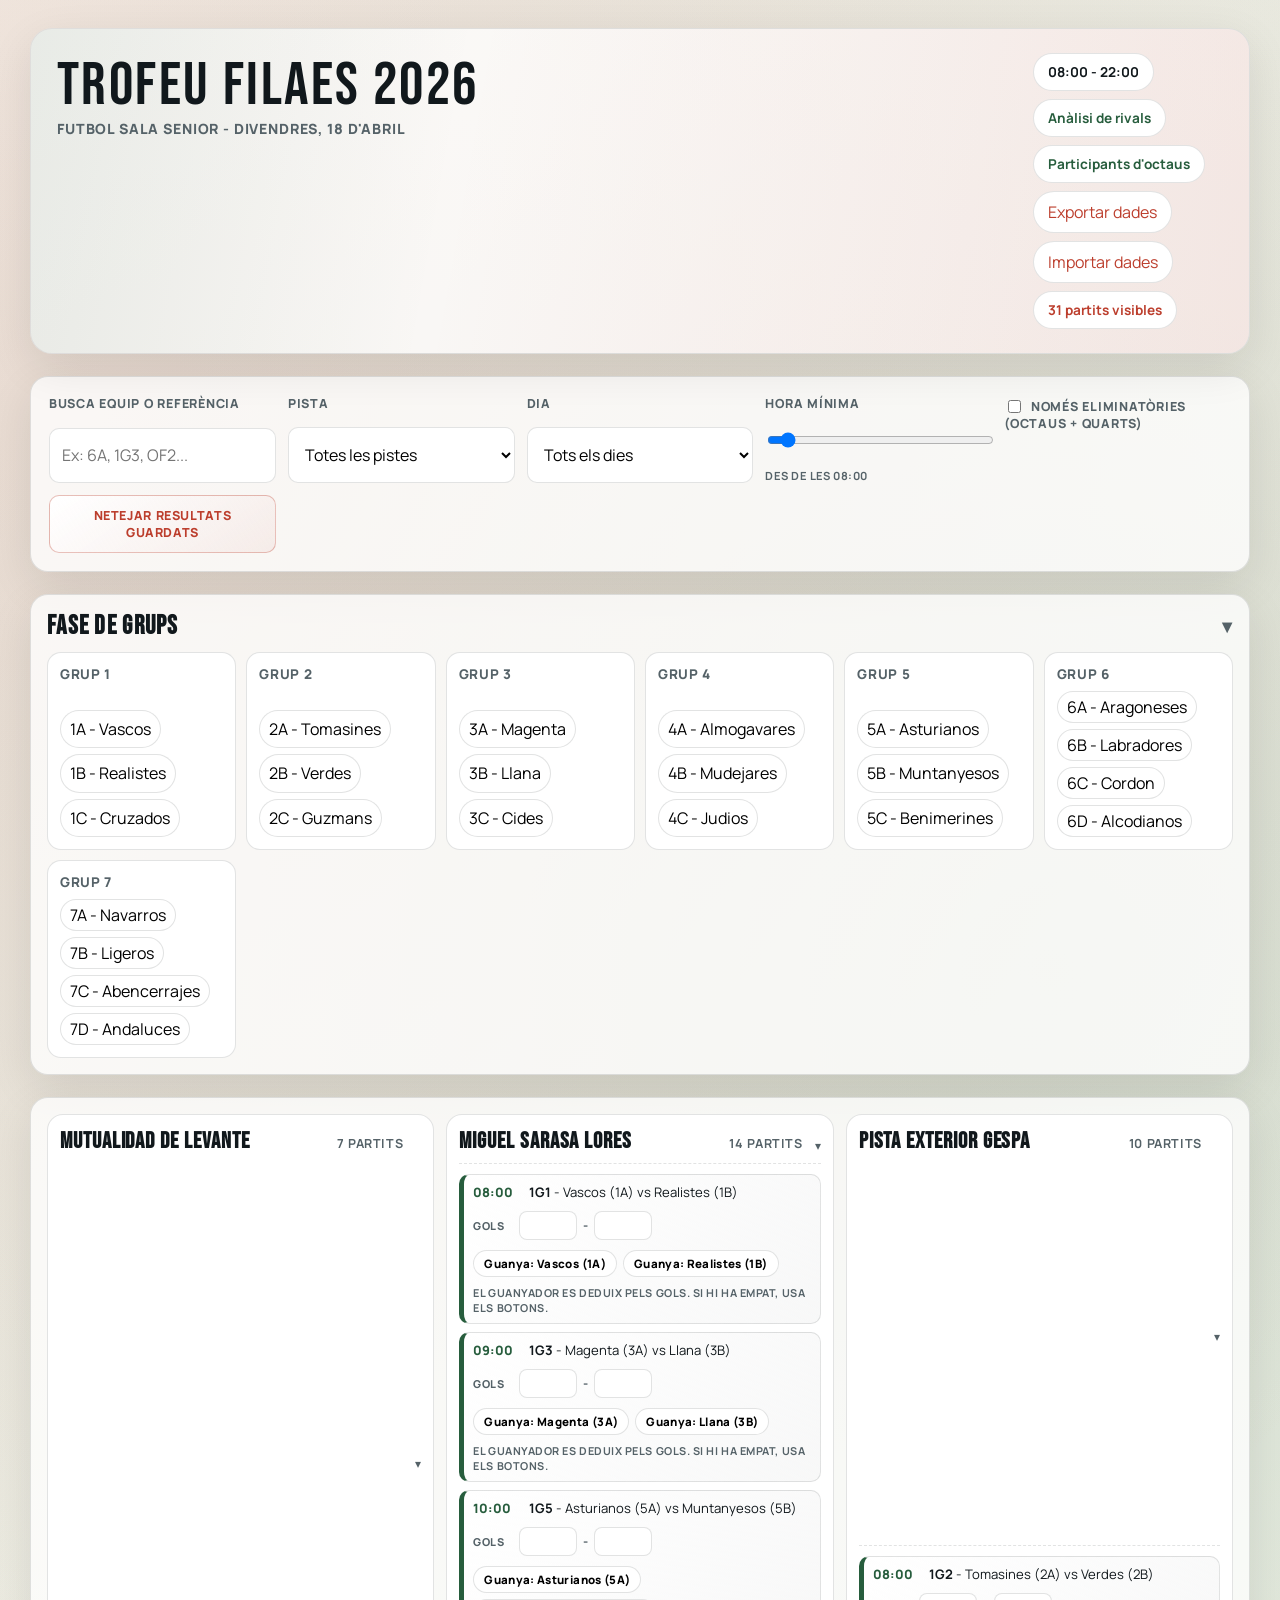
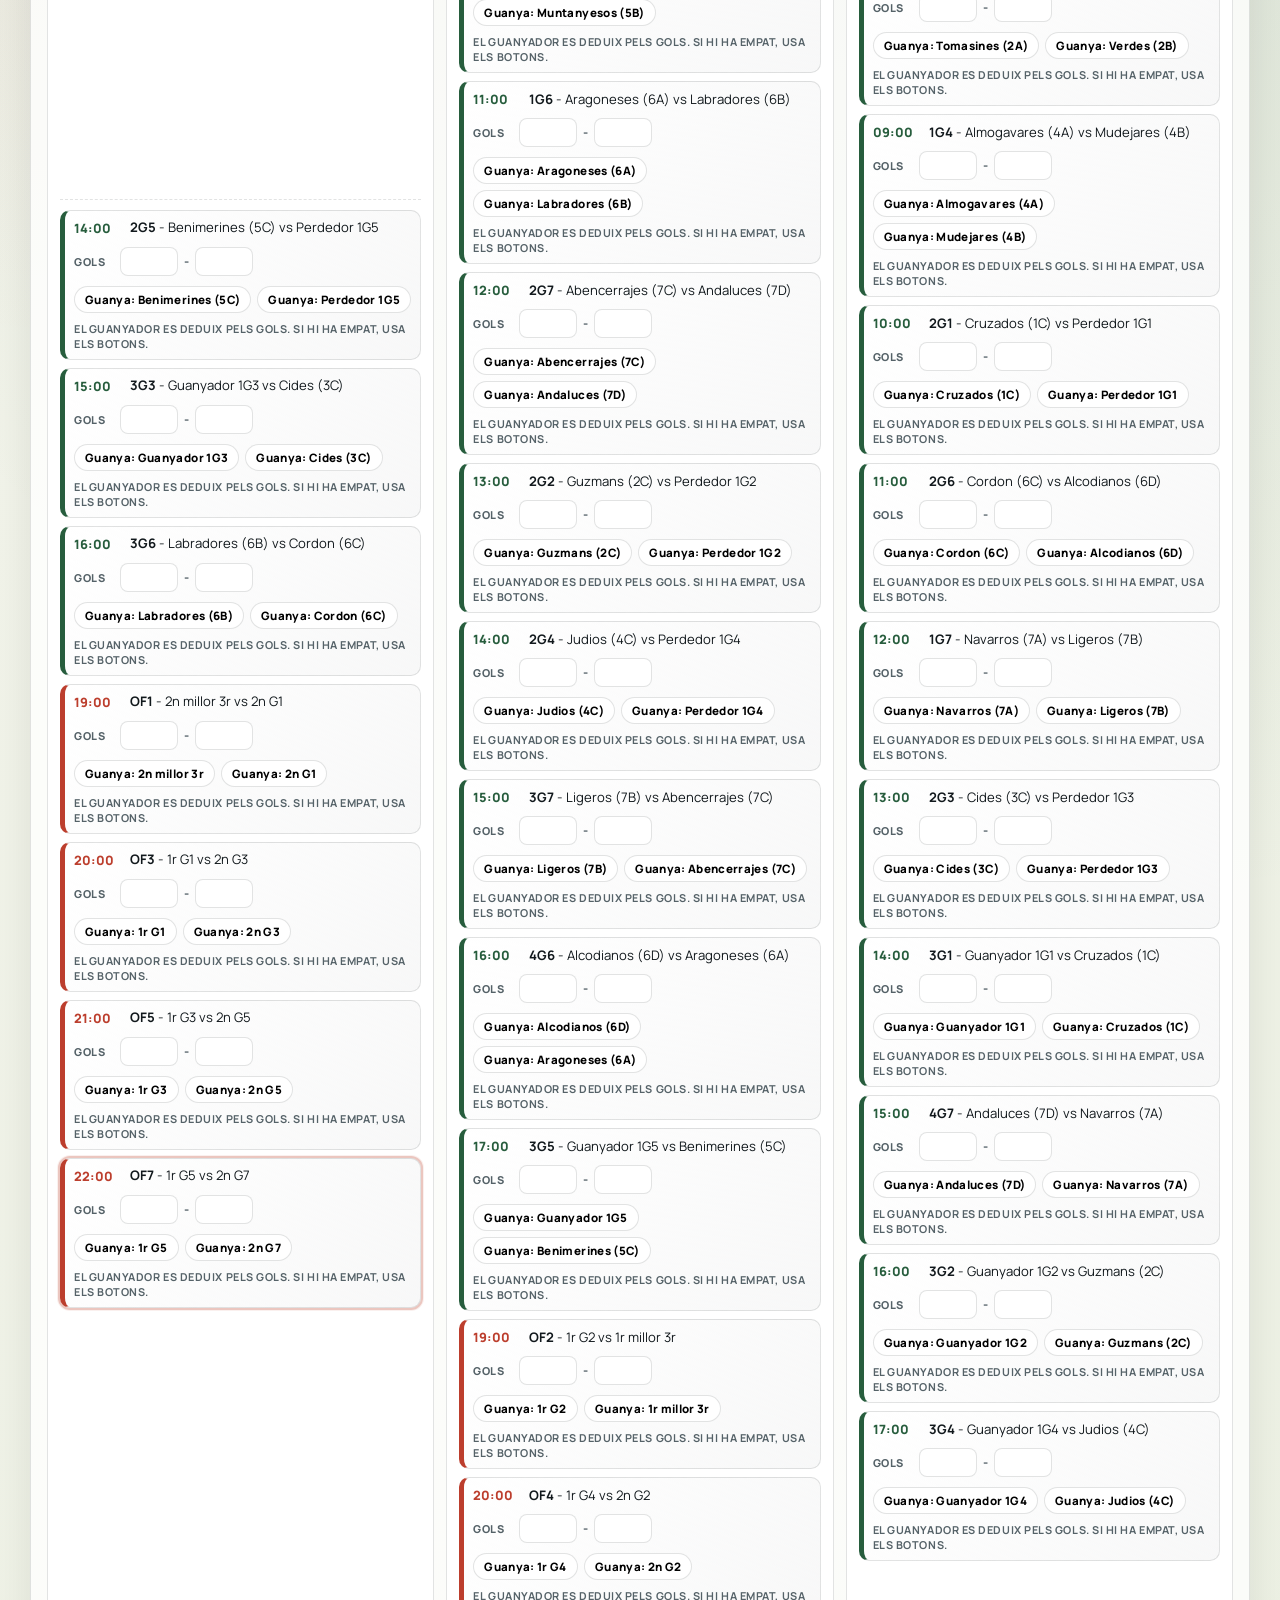
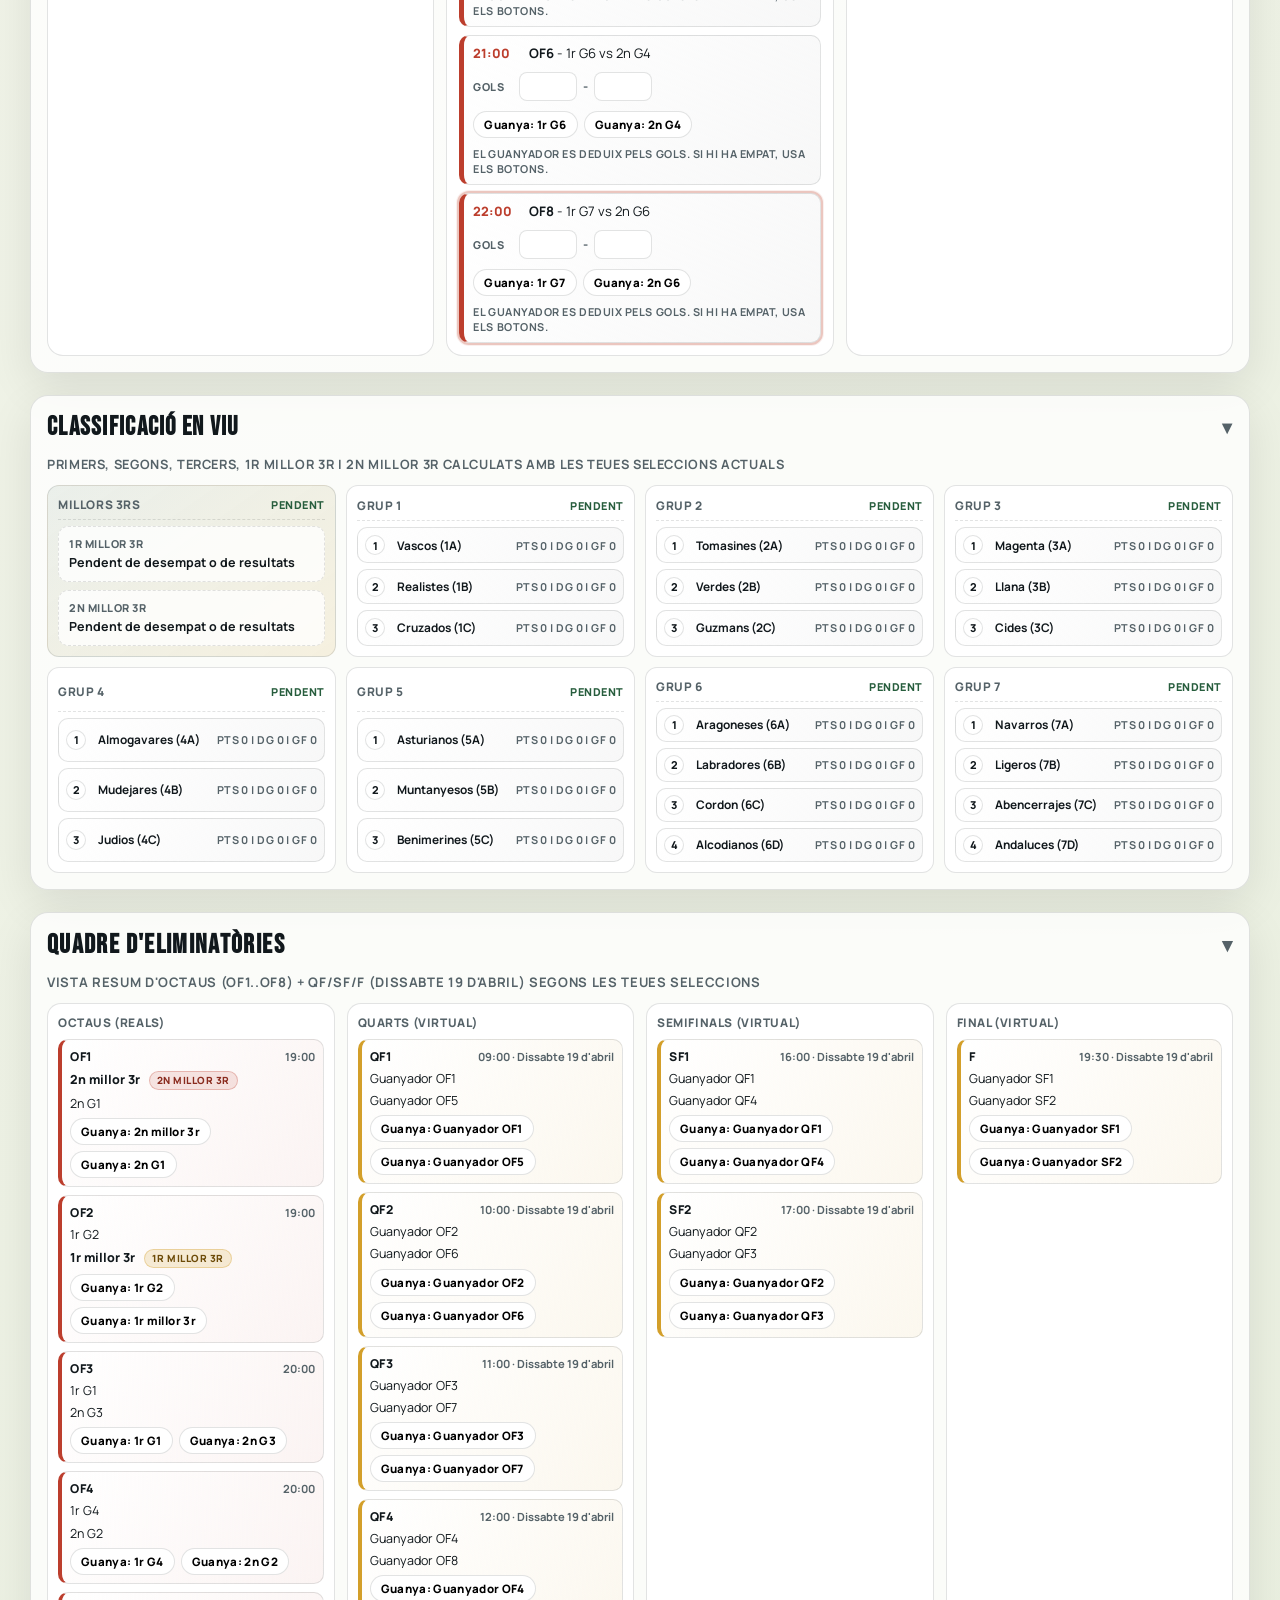
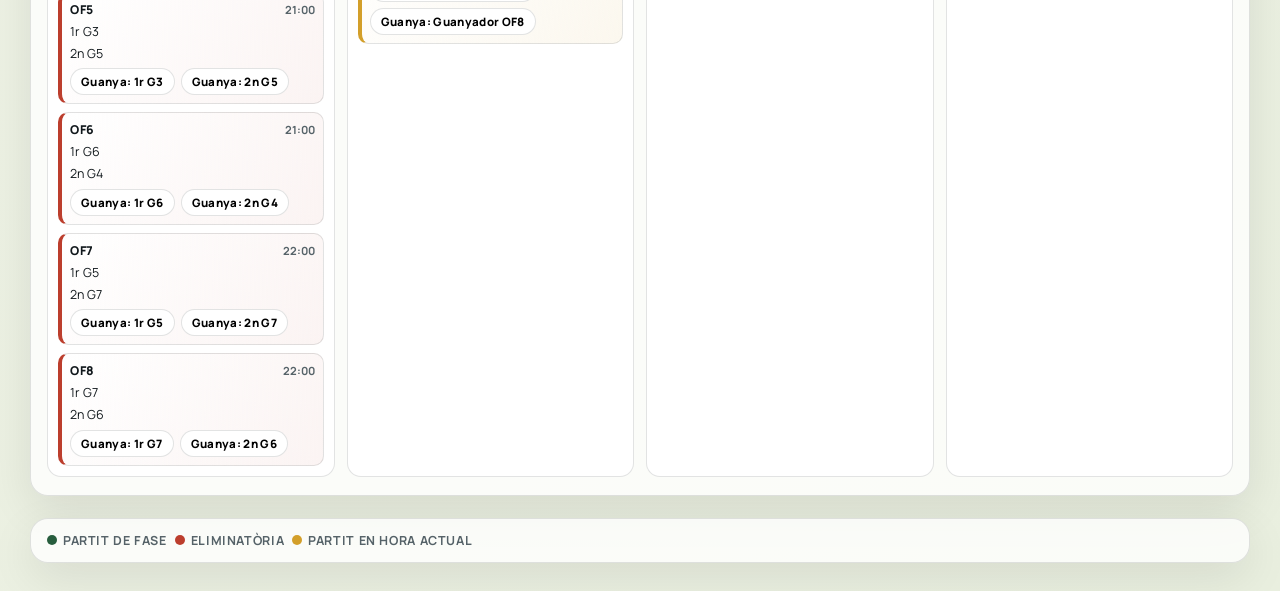
<file: index.html>
﻿<!doctype html>
<html lang="ca">

<head>
    <meta charset="UTF-8" />
    <meta name="viewport" content="width=device-width, initial-scale=1.0" />
    <title>Trofeu Filaes 2026 - Visual Interactiu</title>
    <link rel="preconnect" href="https://fonts.googleapis.com">
    <link rel="preconnect" href="https://fonts.gstatic.com" crossorigin>
    <link href="https://fonts.googleapis.com/css2?family=Bebas+Neue&family=Manrope:wght@400;600;700;800&display=swap"
        rel="stylesheet">
    <link rel="stylesheet" href="styles.css">
</head>

<body>
    <main class="container">
        <header class="hero">
            <div class="hero-content">
                <div>
                    <h1>Trofeu Filaes 2026</h1>
                    <p class="subtitle">Futbol Sala Senior - Divendres, 18 d'abril</p>
                </div>
                <div class="hero-side">
                    <span class="date-chip">08:00 - 22:00</span>
                    <a class="date-chip nav-chip" href="rivals.html">Anàlisi de rivals</a>
                    <a class="date-chip nav-chip" href="octavos.html">Participants d'octaus</a>
                    <button class="date-chip storage-chip" type="button" data-storage-export>Exportar dades</button>
                    <button class="date-chip storage-chip" type="button" data-storage-import
                        data-storage-reload="true">Importar dades</button>
                    <span class="count-chip" id="globalCount">0 partits visibles</span>
                </div>
            </div>
        </header>

        <section class="controls" aria-label="Filtres">
            <div class="control">
                <label for="search">Busca equip o referència</label>
                <input id="search" type="search" placeholder="Ex: 6A, 1G3, OF2..." />
            </div>
            <div class="control">
                <label for="venue">Pista</label>
                <select id="venue">
                    <option value="all">Totes les pistes</option>
                    <option value="Mutualidad de Levante">Pavelló - Mutualidad de Levante</option>
                    <option value="Miguel Sarasa Lores">Pavelló - Miguel Sarasa Lores</option>
                    <option value="Pista exterior gespa">Pista exterior gespa</option>
                </select>
            </div>
            <div class="control">
                <label for="matchDay">Dia</label>
                <select id="matchDay">
                    <option value="all">Tots els dies</option>
                    <option value="Divendres 18 d'abril">Divendres 18 d'abril</option>
                    <option value="Dissabte 19 d'abril">Dissabte 19 d'abril</option>
                </select>
            </div>
            <div class="control">
                <label for="startTime">Hora mínima</label>
                <input id="startTime" type="range" min="8" max="22" step="1" value="8" />
                <span class="muted" id="startTimeText">Des de les 08:00</span>
            </div>
            <div class="control">
                <label>
                    <input id="finalsOnly" type="checkbox" />
                    Només eliminatòries (octaus + quarts)
                </label>
            </div>
            <div class="control action">
                <button id="clearSavedData" type="button">Netejar resultats guardats</button>
            </div>
        </section>

        <section class="groups">
            <h2 class="groups-title">Fase de Grups</h2>
            <div class="group-grid" id="groupGrid"></div>
        </section>

        <section class="board">
            <div class="venues" id="venues"></div>
        </section>

        <section class="standings" aria-label="Classificació en viu">
            <h2 class="standings-title">Classificació en viu</h2>
            <p class="standings-subtitle">Primers, segons, tercers, 1r millor 3r i 2n millor 3r calculats amb les teues
                seleccions actuals</p>
            <div class="standings-grid" id="standingsGrid"></div>
        </section>

        <section class="bracket" aria-label="Quadre d'eliminatòries">
            <h2 class="bracket-title">Quadre d'eliminatòries</h2>
            <p class="bracket-subtitle">Vista resum d'octaus (OF1..OF8) + QF/SF/F (dissabte 19 d'abril) segons les teues
                seleccions
            </p>
            <div class="bracket-grid" id="finalsBracket"></div>
        </section>

        <section class="legend">
            <span class="legend-item"><i class="dot" style="background: var(--brand)"></i>Partit de fase</span>
            <span class="legend-item"><i class="dot" style="background: var(--brand-2)"></i>Eliminatòria</span>
            <span class="legend-item"><i class="dot" style="background: #d39f2a"></i>Partit en hora actual</span>
        </section>
    </main>

    <script src="storage-bridge.js"></script>
    <script src="script.js"></script>
</body>

</html>
</file>
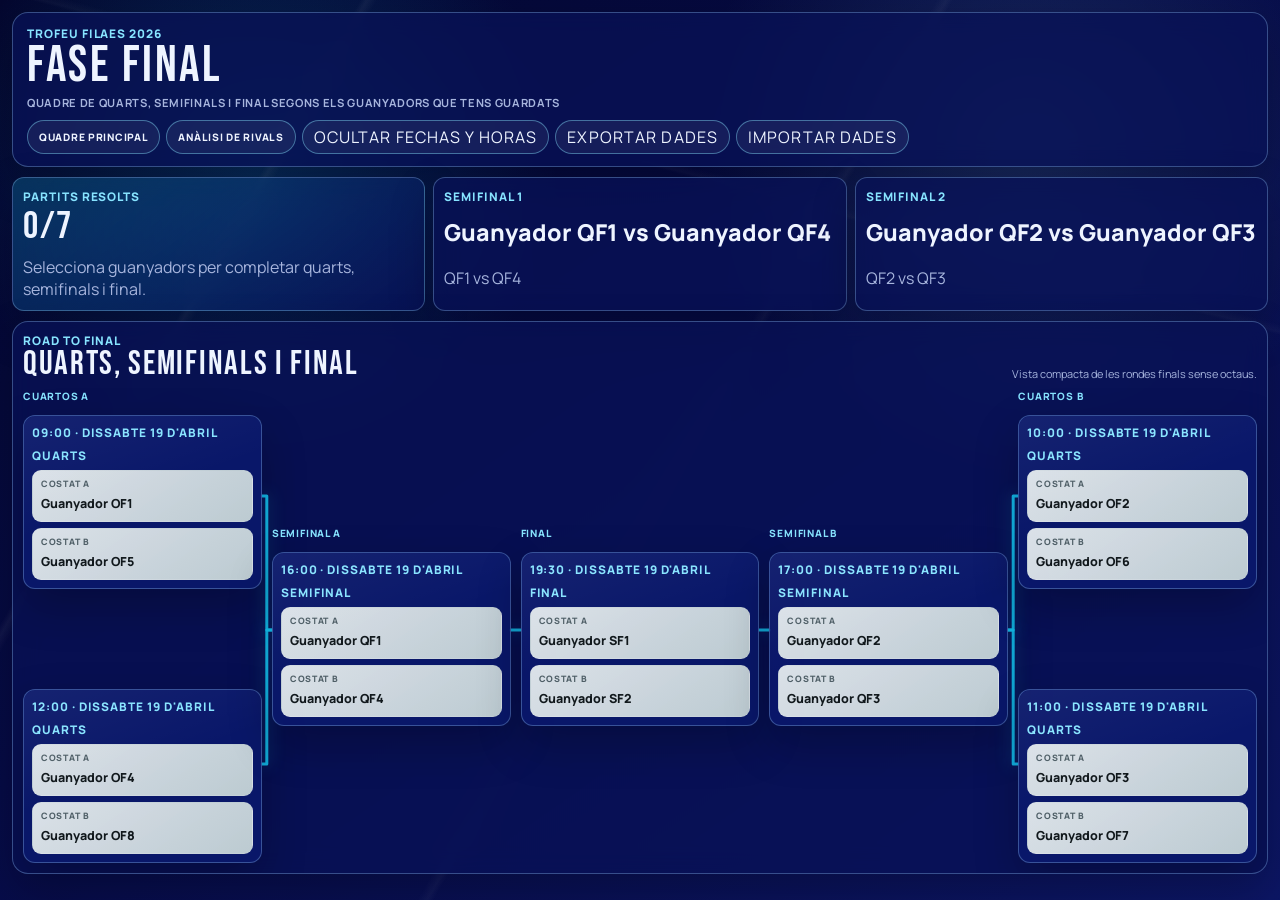
<file: octavos.html>
<!doctype html>
<html lang="ca">

<head>
    <meta charset="UTF-8" />
    <meta name="viewport" content="width=device-width, initial-scale=1.0" />
    <title>Trofeu Filaes 2026 - Participants d'Octaus</title>
    <link rel="preconnect" href="https://fonts.googleapis.com">
    <link rel="preconnect" href="https://fonts.gstatic.com" crossorigin>
    <link href="https://fonts.googleapis.com/css2?family=Bebas+Neue&family=Manrope:wght@400;600;700;800&display=swap"
        rel="stylesheet">
    <link rel="stylesheet" href="octavos.css">
</head>

<body>
    <main class="page-shell">
        <header class="hero">
            <div>
                <p class="kicker">Trofeu Filaes 2026</p>
                <h1>Fase Final</h1>
                <p class="subtitle">Quadre de quarts, semifinals i final segons els guanyadors que tens guardats</p>
            </div>
            <div class="hero-actions">
                <a class="pill-link" href="index.html">Quadre principal</a>
                <a class="pill-link" href="rivals.html">Anàlisi de rivals</a>
                <button class="pill-link pill-button" id="scheduleToggleBtn" type="button">Ocultar fechas y
                    horas</button>
                <button class="pill-link pill-button" type="button" data-storage-export>Exportar dades</button>
                <button class="pill-link pill-button" type="button" data-storage-import
                    data-storage-reload="true">Importar dades</button>
            </div>
        </header>

        <section class="summary-grid" aria-label="Resum de fase final">
            <article class="summary-card accent">
                <p class="summary-label">Partits resolts</p>
                <p class="summary-value" id="resolvedCount">0/7</p>
                <p class="summary-note" id="resolvedNote">Selecciona guanyadors per completar la fase final.</p>
            </article>
            <article class="summary-card">
                <p class="summary-label">Semifinal 1</p>
                <p class="summary-value small" id="bestThirdFirst">Pendent</p>
                <p class="summary-note">QF1 vs QF4</p>
            </article>
            <article class="summary-card">
                <p class="summary-label">Semifinal 2</p>
                <p class="summary-value small" id="bestThirdSecond">Pendent</p>
                <p class="summary-note">QF2 vs QF3</p>
            </article>
        </section>

        <section class="board panel" aria-label="Quadre d'eliminatòries">
            <div class="board-head">
                <div>
                    <p class="board-kicker">Road to final</p>
                    <h2>Quarts, semifinals i final</h2>
                </div>
                <p class="board-note">Vista compacta de les rondes finals sense octaus.</p>
            </div>
            <div class="knockout-layout" id="knockoutLayout"></div>
        </section>
    </main>

    <script src="storage-bridge.js"></script>
    <script src="octavos.js"></script>
</body>

</html>
</file>
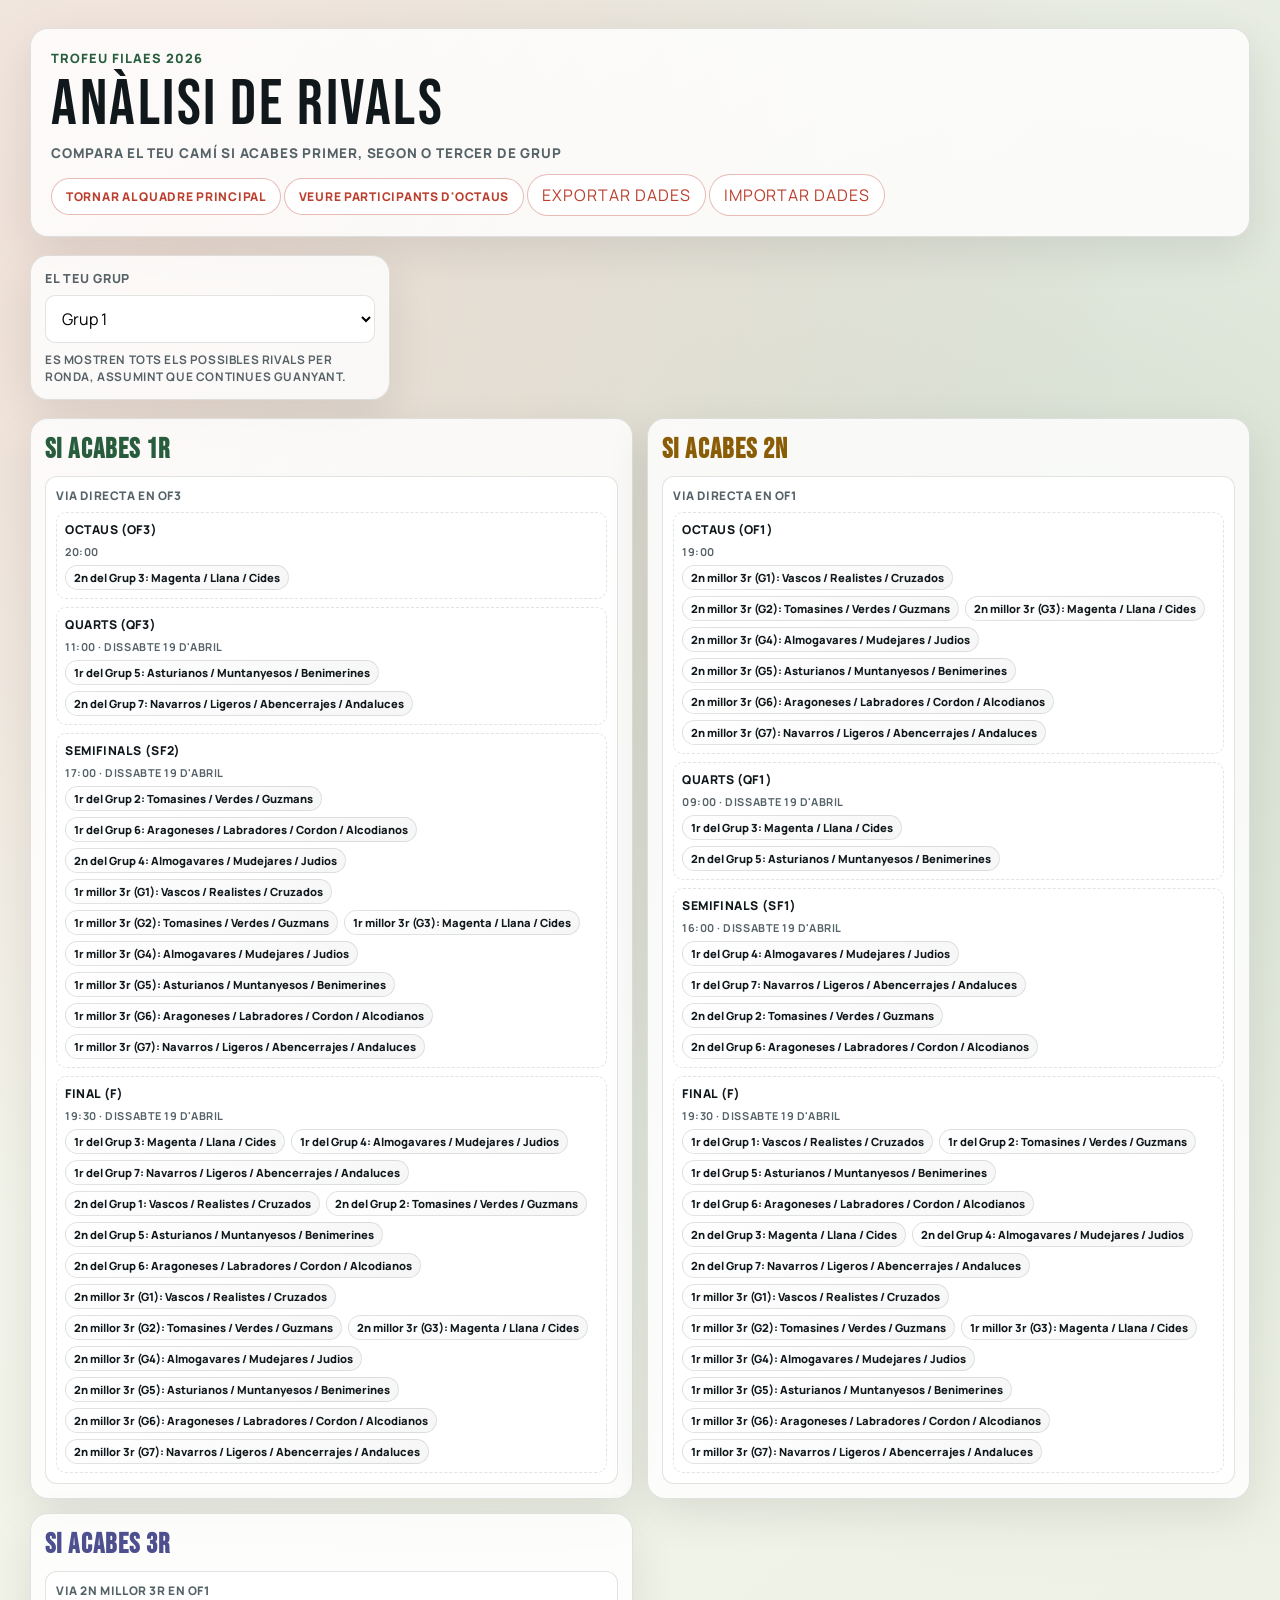
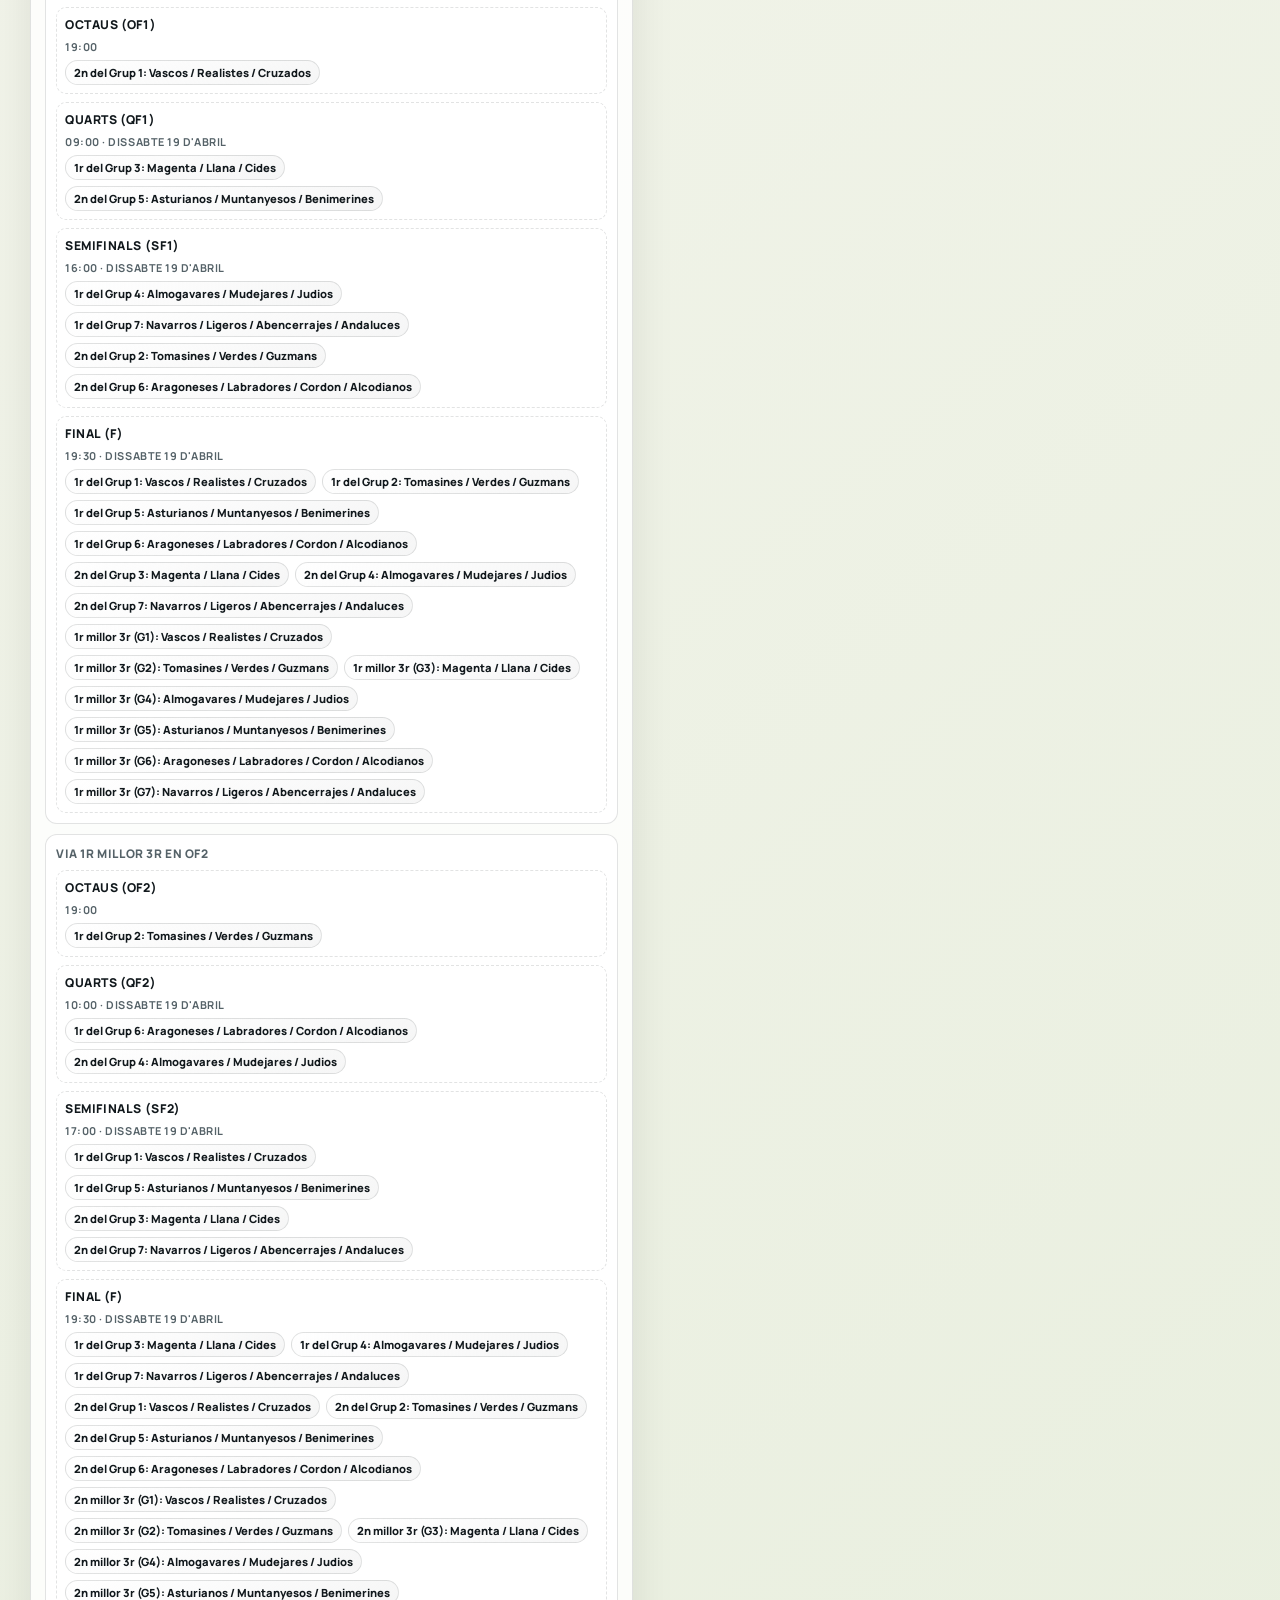
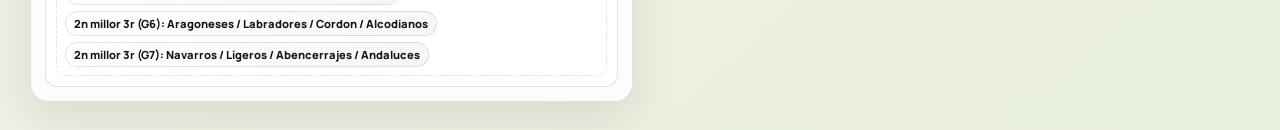
<file: rivals.html>
<!doctype html>
<html lang="ca">

<head>
    <meta charset="UTF-8" />
    <meta name="viewport" content="width=device-width, initial-scale=1.0" />
    <title>Trofeu Filaes 2026 - Anàlisi de Rivals</title>
    <link rel="preconnect" href="https://fonts.googleapis.com">
    <link rel="preconnect" href="https://fonts.gstatic.com" crossorigin>
    <link href="https://fonts.googleapis.com/css2?family=Bebas+Neue&family=Manrope:wght@400;600;700;800&display=swap"
        rel="stylesheet">
    <link rel="stylesheet" href="rivals.css">
</head>

<body>
    <main class="container">
        <header class="hero">
            <p class="kicker">Trofeu Filaes 2026</p>
            <h1>Anàlisi de Rivals</h1>
            <p class="subtitle">Compara el teu camí si acabes primer, segon o tercer de grup</p>
            <div class="hero-actions">
                <a class="btn btn-secondary" href="index.html">Tornar al quadre principal</a>
                <a class="btn btn-secondary" href="octavos.html">Veure participants d'octaus</a>
                <button class="btn btn-secondary storage-action" type="button" data-storage-export>Exportar
                    dades</button>
                <button class="btn btn-secondary storage-action" type="button" data-storage-import
                    data-storage-reload="true">Importar dades</button>
            </div>
        </header>

        <section class="panel controls" aria-label="Configuració">
            <label for="groupSelect">El teu grup</label>
            <select id="groupSelect">
                <option value="1">Grup 1</option>
                <option value="2">Grup 2</option>
                <option value="3">Grup 3</option>
                <option value="4">Grup 4</option>
                <option value="5">Grup 5</option>
                <option value="6">Grup 6</option>
                <option value="7">Grup 7</option>
            </select>
            <p class="hint">Es mostren tots els possibles rivals per ronda, assumint que continues guanyant.</p>
        </section>

        <section class="comparison" id="comparison" aria-live="polite"></section>
    </main>

    <script src="storage-bridge.js"></script>
    <script src="rivals.js"></script>
</body>

</html>
</file>
<file: styles.css>
﻿:root {
    --bg-1: #f6f6ef;
    --bg-2: #e9efdf;
    --ink: #11181c;
    --muted: #556268;
    --brand: #275d3d;
    --brand-2: #bc3e2d;
    --panel: rgba(255, 255, 255, 0.78);
    --line: rgba(17, 24, 28, 0.12);
    --shadow: 0 14px 45px rgba(0, 0, 0, 0.09);
}

* {
    box-sizing: border-box;
}

body {
    margin: 0;
    font-family: "Manrope", sans-serif;
    color: var(--ink);
    background:
        radial-gradient(circle at 12% 8%, rgba(188, 62, 45, 0.13) 0, transparent 30%),
        radial-gradient(circle at 82% 18%, rgba(39, 93, 61, 0.14) 0, transparent 34%),
        linear-gradient(140deg, var(--bg-1), var(--bg-2));
    min-height: 100vh;
    padding: 28px;
}

.container {
    max-width: 1220px;
    margin: 0 auto;
    display: grid;
    gap: 22px;
}

.hero {
    background: var(--panel);
    border: 1px solid var(--line);
    border-radius: 22px;
    box-shadow: var(--shadow);
    overflow: hidden;
    position: relative;
}

.hero::before {
    content: "";
    position: absolute;
    inset: 0;
    background: linear-gradient(100deg, rgba(39, 93, 61, 0.09), transparent 35%, rgba(188, 62, 45, 0.1));
    pointer-events: none;
}

.hero-content {
    display: flex;
    flex-wrap: wrap;
    justify-content: space-between;
    gap: 16px;
    padding: 24px 26px;
    position: relative;
    z-index: 1;
}

.kicker {
    margin: 0;
    letter-spacing: 0.08em;
    font-weight: 800;
    color: var(--brand);
    text-transform: uppercase;
    font-size: 0.8rem;
}

h1 {
    margin: 4px 0 0;
    font-family: "Bebas Neue", sans-serif;
    letter-spacing: 0.04em;
    font-size: clamp(2rem, 5vw, 3.8rem);
    line-height: 0.95;
    font-weight: 400;
}

.subtitle {
    margin: 4px 0 0;
    text-transform: uppercase;
    letter-spacing: 0.06em;
    font-weight: 800;
    color: var(--muted);
    font-size: 0.88rem;
}

.hero-side {
    min-width: 190px;
    display: grid;
    gap: 8px;
    align-content: center;
}

.date-chip,
.count-chip {
    background: #fff;
    border: 1px solid var(--line);
    border-radius: 999px;
    padding: 9px 14px;
    font-size: 0.85rem;
    font-weight: 700;
    color: var(--ink);
    width: fit-content;
}

.nav-chip {
    text-decoration: none;
    color: var(--brand);
    transition: transform 140ms ease, box-shadow 140ms ease;
}

.storage-chip {
    font: inherit;
    cursor: pointer;
    text-align: left;
    color: var(--brand-2);
    transition: transform 140ms ease, box-shadow 140ms ease;
}

.nav-chip:hover {
    transform: translateY(-1px);
    box-shadow: 0 8px 18px rgba(39, 93, 61, 0.16);
}

.storage-chip:hover {
    transform: translateY(-1px);
    box-shadow: 0 8px 18px rgba(188, 62, 45, 0.16);
}

.count-chip {
    color: var(--brand-2);
}

.controls,
.groups,
.standings,
.board,
.bracket,
.legend {
    background: var(--panel);
    border: 1px solid var(--line);
    border-radius: 18px;
    box-shadow: var(--shadow);
}

.controls {
    padding: 18px;
    display: grid;
    grid-template-columns: repeat(auto-fit, minmax(200px, 1fr));
    gap: 12px;
}

.control {
    display: grid;
    gap: 6px;
}

.control.action {
    align-content: end;
}

.control label {
    font-weight: 800;
    font-size: 0.78rem;
    text-transform: uppercase;
    letter-spacing: 0.06em;
    color: var(--muted);
}

.control input,
.control select {
    width: 100%;
    border: 1px solid var(--line);
    border-radius: 10px;
    padding: 11px 12px;
    background: #fff;
    font: inherit;
}

#clearSavedData {
    width: 100%;
    border: 1px solid rgba(188, 62, 45, 0.32);
    border-radius: 10px;
    padding: 11px 12px;
    background: linear-gradient(145deg, #fff, rgba(188, 62, 45, 0.06));
    color: var(--brand-2);
    font: inherit;
    font-size: 0.78rem;
    font-weight: 800;
    text-transform: uppercase;
    letter-spacing: 0.05em;
    cursor: pointer;
    transition: transform 140ms ease, border-color 140ms ease, box-shadow 140ms ease;
}

#clearSavedData:hover {
    transform: translateY(-1px);
    border-color: rgba(188, 62, 45, 0.5);
    box-shadow: 0 7px 16px rgba(188, 62, 45, 0.14);
}

.control input[type="checkbox"] {
    width: auto;
    transform: translateY(2px);
    accent-color: var(--brand);
    margin-right: 6px;
}

.groups {
    padding: 16px;
    display: grid;
    gap: 10px;
}

.groups-title {
    margin: 0;
    font-family: "Bebas Neue", sans-serif;
    font-size: 1.6rem;
    letter-spacing: 0.05em;
}

.section-toggle {
    cursor: pointer;
    user-select: none;
    position: relative;
    padding-right: 20px;
}

.section-toggle::after {
    content: "▾";
    position: absolute;
    right: 0;
    top: 50%;
    transform: translateY(-50%);
    font-size: 0.75em;
    color: var(--muted);
}

.is-collapsed .section-toggle::after {
    content: "▸";
}

.groups.is-collapsed .group-grid {
    display: none;
}

.groups.is-collapsed,
.standings.is-collapsed,
.bracket.is-collapsed {
    gap: 0;
    padding-top: 12px;
    padding-bottom: 12px;
}

.standings.is-collapsed .standings-subtitle,
.standings.is-collapsed .standings-grid {
    display: none;
}

.bracket.is-collapsed .bracket-subtitle,
.bracket.is-collapsed .bracket-grid {
    display: none;
}

.group-grid {
    display: grid;
    grid-template-columns: repeat(auto-fit, minmax(168px, 1fr));
    gap: 10px;
}

.group-card {
    border: 1px solid var(--line);
    background: #fff;
    border-radius: 14px;
    padding: 12px;
    cursor: pointer;
    transition: transform 180ms ease, box-shadow 180ms ease, border-color 180ms ease;
    display: grid;
    gap: 8px;
}

.group-card:hover {
    transform: translateY(-3px);
    box-shadow: 0 8px 20px rgba(0, 0, 0, 0.08);
    border-color: rgba(39, 93, 61, 0.35);
}

.group-card.active {
    border-color: var(--brand);
    background: linear-gradient(160deg, #fff, rgba(39, 93, 61, 0.09));
}

.group-name {
    margin: 0;
    font-weight: 800;
    text-transform: uppercase;
    letter-spacing: 0.05em;
    font-size: 0.84rem;
    color: var(--muted);
}

.team-list {
    display: flex;
    flex-wrap: wrap;
    gap: 6px;
}

.pill {
    font-size: 0.74rem;
    font-weight: 800;
    padding: 4px 9px;
    border-radius: 999px;
    border: 1px solid var(--line);
    background: #fff;
}

.team-pill {
    font: inherit;
    cursor: pointer;
    transition: transform 140ms ease, border-color 140ms ease, box-shadow 140ms ease, background 140ms ease;
}

.team-pill:hover {
    transform: translateY(-1px);
    border-color: rgba(39, 93, 61, 0.45);
    box-shadow: 0 6px 14px rgba(39, 93, 61, 0.12);
}

.team-pill.active {
    background: var(--brand);
    border-color: var(--brand);
    color: #fff;
}

.standings {
    padding: 16px;
    display: grid;
    gap: 12px;
}

.standings-title {
    margin: 0;
    font-family: "Bebas Neue", sans-serif;
    font-size: 1.6rem;
    letter-spacing: 0.05em;
}

.standings-subtitle {
    margin: 0;
    color: var(--muted);
    font-size: 0.8rem;
    font-weight: 700;
    text-transform: uppercase;
    letter-spacing: 0.05em;
}

.standings-grid {
    display: grid;
    grid-template-columns: repeat(auto-fit, minmax(230px, 1fr));
    gap: 10px;
}

.standing-card {
    border: 1px solid var(--line);
    border-radius: 12px;
    background: #fff;
    padding: 10px;
    display: grid;
    gap: 6px;
}

.standing-card-summary {
    background: linear-gradient(145deg, rgba(39, 93, 61, 0.08), rgba(211, 159, 42, 0.12));
}

.standing-header {
    display: flex;
    justify-content: space-between;
    align-items: center;
    gap: 8px;
    border-bottom: 1px dashed var(--line);
    padding-bottom: 6px;
}

.standing-group {
    margin: 0;
    font-weight: 800;
    text-transform: uppercase;
    letter-spacing: 0.05em;
    color: var(--muted);
    font-size: 0.74rem;
}

.standing-status {
    margin: 0;
    font-size: 0.68rem;
    text-transform: uppercase;
    letter-spacing: 0.05em;
    font-weight: 800;
    color: var(--brand);
}

.standing-row {
    display: grid;
    grid-template-columns: 24px 1fr auto;
    align-items: center;
    gap: 8px;
    border: 1px solid var(--line);
    border-radius: 10px;
    padding: 6px 7px;
    background: linear-gradient(125deg, #fff, rgba(17, 24, 28, 0.03));
    font-size: 0.74rem;
}

.standing-pos {
    width: 20px;
    height: 20px;
    border-radius: 999px;
    display: inline-flex;
    align-items: center;
    justify-content: center;
    font-weight: 800;
    font-size: 0.68rem;
    border: 1px solid var(--line);
    background: #fff;
}

.standing-team {
    margin: 0;
    font-weight: 700;
}

.standing-stats {
    margin: 0;
    color: var(--muted);
    font-weight: 700;
    font-size: 0.68rem;
    text-transform: uppercase;
    letter-spacing: 0.04em;
    white-space: nowrap;
}

.tag {
    border-radius: 999px;
    padding: 2px 7px;
    font-size: 0.62rem;
    text-transform: uppercase;
    letter-spacing: 0.05em;
    font-weight: 800;
    border: 1px solid transparent;
    margin-left: 5px;
}

.tag.first {
    color: #0f5a39;
    background: rgba(39, 93, 61, 0.13);
    border-color: rgba(39, 93, 61, 0.25);
}

.tag.second {
    color: #8a5c06;
    background: rgba(211, 159, 42, 0.16);
    border-color: rgba(211, 159, 42, 0.35);
}

.tag.third {
    color: #4d4f8f;
    background: rgba(77, 79, 143, 0.12);
    border-color: rgba(77, 79, 143, 0.28);
}

.tag.best-third {
    color: #8a2c1f;
    background: rgba(188, 62, 45, 0.12);
    border-color: rgba(188, 62, 45, 0.28);
}

.tag.best-third.alt {
    color: #6d4b08;
    background: rgba(211, 159, 42, 0.18);
    border-color: rgba(211, 159, 42, 0.34);
}

.best-third-summary {
    display: grid;
    gap: 8px;
}

.best-third-row {
    border: 1px solid var(--line);
    border-radius: 10px;
    padding: 9px 10px;
    display: grid;
    gap: 4px;
    background: rgba(255, 255, 255, 0.78);
}

.best-third-row.resolved {
    border-color: rgba(39, 93, 61, 0.2);
}

.best-third-row.pending {
    border-style: dashed;
}

.best-third-label,
.best-third-team {
    margin: 0;
}

.best-third-label {
    font-size: 0.68rem;
    text-transform: uppercase;
    letter-spacing: 0.05em;
    color: var(--muted);
    font-weight: 800;
}

.best-third-team {
    font-size: 0.78rem;
    font-weight: 700;
    line-height: 1.35;
}

.board {
    padding: 16px;
    display: grid;
    gap: 16px;
}

.bracket {
    padding: 16px;
    display: grid;
    gap: 12px;
}

.bracket-title {
    margin: 0;
    font-family: "Bebas Neue", sans-serif;
    font-size: 1.7rem;
    letter-spacing: 0.05em;
}

.bracket-subtitle {
    margin: 0;
    color: var(--muted);
    font-size: 0.82rem;
    font-weight: 700;
    text-transform: uppercase;
    letter-spacing: 0.05em;
}

.bracket-grid {
    display: grid;
    grid-template-columns: repeat(4, minmax(220px, 1fr));
    gap: 12px;
    overflow-x: auto;
    padding-bottom: 2px;
}

.round {
    border: 1px solid var(--line);
    border-radius: 14px;
    background: #fff;
    padding: 10px;
    display: grid;
    gap: 8px;
    align-content: start;
    min-width: 220px;
}

.round-name {
    margin: 0;
    text-transform: uppercase;
    letter-spacing: 0.05em;
    color: var(--muted);
    font-size: 0.74rem;
    font-weight: 800;
}

.bracket-match {
    border: 1px solid var(--line);
    border-left: 4px solid var(--brand-2);
    border-radius: 10px;
    padding: 8px;
    display: grid;
    gap: 6px;
    background: linear-gradient(125deg, #fff, rgba(188, 62, 45, 0.06));
}

.bracket-match.virtual {
    border-left-color: #d39f2a;
    background: linear-gradient(125deg, #fff, rgba(211, 159, 42, 0.08));
}

.bracket-head {
    display: flex;
    justify-content: space-between;
    align-items: center;
    gap: 8px;
}

.bracket-code {
    font-weight: 800;
    font-size: 0.76rem;
    text-transform: uppercase;
    letter-spacing: 0.05em;
}

.bracket-time {
    font-size: 0.7rem;
    color: var(--muted);
    font-weight: 700;
}

.bracket-line {
    margin: 0;
    font-size: 0.78rem;
    line-height: 1.3;
}

.bracket-line.is-best-third-slot {
    font-weight: 800;
}

.bracket-tag {
    display: inline-flex;
    align-items: center;
    margin-left: 6px;
    padding: 2px 7px;
    border-radius: 999px;
    font-size: 0.62rem;
    text-transform: uppercase;
    letter-spacing: 0.05em;
    font-weight: 800;
    color: #8a2c1f;
    background: rgba(188, 62, 45, 0.12);
    border: 1px solid rgba(188, 62, 45, 0.28);
    vertical-align: middle;
}

.bracket-tag.alt {
    color: #6d4b08;
    background: rgba(211, 159, 42, 0.18);
    border-color: rgba(211, 159, 42, 0.34);
}

.bracket-controls {
    display: flex;
    flex-wrap: wrap;
    gap: 6px;
}

.venues {
    display: grid;
    grid-template-columns: repeat(auto-fit, minmax(280px, 1fr));
    gap: 12px;
}

.venue {
    border: 1px solid var(--line);
    background: #fff;
    border-radius: 16px;
    padding: 12px;
    display: grid;
    gap: 10px;
    min-height: 240px;
}

.venue-header {
    display: flex;
    justify-content: space-between;
    align-items: baseline;
    border-bottom: 1px dashed var(--line);
    padding-bottom: 8px;
    gap: 8px;
    cursor: pointer;
    position: relative;
    padding-right: 18px;
}

.venue-header::after {
    content: "▾";
    position: absolute;
    right: 0;
    top: 50%;
    transform: translateY(-50%);
    font-size: 0.78rem;
    color: var(--muted);
}

.venue.is-collapsed .venue-header::after {
    content: "▸";
}

.venue.is-collapsed .match-list {
    display: none;
}

.venue.is-collapsed {
    min-height: auto;
    gap: 0;
    padding-top: 10px;
    padding-bottom: 10px;
}

.venue.is-collapsed .venue-header {
    border-bottom: 0;
    padding-bottom: 0;
}

.venue-title {
    margin: 0;
    font-family: "Bebas Neue", sans-serif;
    font-size: 1.45rem;
    letter-spacing: 0.04em;
}

.venue-count {
    margin: 0;
    color: var(--muted);
    font-size: 0.78rem;
    font-weight: 700;
    text-transform: uppercase;
    letter-spacing: 0.05em;
}

.match-list {
    display: grid;
    gap: 8px;
    align-content: start;
}

.match {
    border: 1px solid var(--line);
    border-left: 5px solid var(--brand);
    border-radius: 10px;
    padding: 8px 9px;
    background: linear-gradient(125deg, #fff, rgba(17, 24, 28, 0.03));
    display: grid;
    grid-template-columns: auto 1fr;
    gap: 8px;
    align-items: center;
    animation: reveal 350ms ease;
}

.match.final {
    border-left-color: var(--brand-2);
}

.match.live {
    outline: 2px solid rgba(188, 62, 45, 0.24);
    box-shadow: 0 0 0 3px rgba(188, 62, 45, 0.08);
}

.time {
    font-weight: 800;
    font-size: 0.8rem;
    color: var(--brand);
    min-width: 48px;
}

.final .time {
    color: var(--brand-2);
}

.desc {
    margin: 0;
    font-size: 0.82rem;
    line-height: 1.28;
}

.predictor {
    grid-column: 1 / -1;
    display: flex;
    flex-wrap: wrap;
    gap: 6px;
    margin-top: 2px;
}

.score-editor {
    grid-column: 1 / -1;
    display: flex;
    align-items: center;
    gap: 8px;
    margin-top: 2px;
}

.score-label {
    font-size: 0.68rem;
    text-transform: uppercase;
    letter-spacing: 0.05em;
    color: var(--muted);
    font-weight: 800;
    min-width: 38px;
}

.score-box {
    display: inline-flex;
    align-items: center;
    gap: 6px;
}

.score-input {
    width: 58px;
    border: 1px solid var(--line);
    border-radius: 8px;
    padding: 5px 7px;
    font: inherit;
    font-size: 0.78rem;
    font-weight: 700;
    background: #fff;
    text-align: center;
}

.score-sep {
    color: var(--muted);
    font-weight: 800;
    font-size: 0.78rem;
}

.pick-btn,
.clear-pick-btn {
    border: 1px solid var(--line);
    background: #fff;
    border-radius: 999px;
    font: inherit;
    font-size: 0.72rem;
    font-weight: 800;
    letter-spacing: 0.03em;
    padding: 5px 10px;
    cursor: pointer;
    transition: all 140ms ease;
}

.pick-btn:hover,
.clear-pick-btn:hover {
    border-color: rgba(39, 93, 61, 0.45);
    transform: translateY(-1px);
}

.pick-btn.active {
    background: var(--brand);
    color: #fff;
    border-color: var(--brand);
}

.clear-pick-btn {
    color: var(--brand-2);
    border-color: rgba(188, 62, 45, 0.35);
}

.predictor-note {
    grid-column: 1 / -1;
    margin: 0;
    font-size: 0.68rem;
    color: var(--muted);
    text-transform: uppercase;
    letter-spacing: 0.05em;
    font-weight: 700;
}

.muted {
    color: var(--muted);
    font-weight: 700;
    text-transform: uppercase;
    letter-spacing: 0.04em;
    font-size: 0.7rem;
}

.empty {
    border: 1px dashed var(--line);
    border-radius: 10px;
    padding: 16px;
    text-align: center;
    color: var(--muted);
    font-size: 0.86rem;
}

.legend {
    padding: 13px 16px;
    display: flex;
    flex-wrap: wrap;
    gap: 8px;
    align-items: center;
}

.legend-item {
    display: inline-flex;
    align-items: center;
    gap: 6px;
    font-size: 0.78rem;
    color: var(--muted);
    font-weight: 700;
    text-transform: uppercase;
    letter-spacing: 0.05em;
}

.dot {
    width: 10px;
    height: 10px;
    border-radius: 999px;
    display: inline-block;
}

@keyframes reveal {
    from {
        opacity: 0;
        transform: translateY(6px);
    }

    to {
        opacity: 1;
        transform: translateY(0);
    }
}

@media (max-width: 760px) {
    body {
        padding: 14px;
    }

    .container {
        gap: 14px;
    }

    .hero {
        border-radius: 16px;
    }

    .hero-content {
        padding: 18px;
        gap: 12px;
    }

    .hero-side {
        width: 100%;
        min-width: 0;
        grid-template-columns: 1fr;
    }

    .date-chip,
    .count-chip,
    .nav-chip {
        width: 100%;
        text-align: center;
        justify-content: center;
    }

    .groups,
    .controls,
    .board,
    .standings,
    .bracket,
    .legend {
        border-radius: 14px;
    }

    .controls {
        grid-template-columns: 1fr;
        gap: 10px;
        padding: 14px;
    }

    .control input,
    .control select,
    #clearSavedData {
        min-height: 44px;
    }

    .group-grid {
        grid-template-columns: 1fr;
    }

    .standings-grid {
        grid-template-columns: 1fr;
    }

    .standing-row {
        grid-template-columns: 24px 1fr;
        row-gap: 4px;
    }

    .standing-stats {
        grid-column: 1 / -1;
        white-space: normal;
    }

    .venues {
        grid-template-columns: 1fr;
    }

    .venue {
        min-height: auto;
    }

    .match {
        grid-template-columns: 1fr;
        gap: 6px;
    }

    .time {
        min-width: 0;
    }

    .score-editor {
        flex-wrap: wrap;
        align-items: flex-start;
    }

    .score-label {
        min-width: auto;
    }

    .score-box {
        width: 100%;
    }

    .score-input {
        width: 100%;
    }

    .predictor {
        display: grid;
        grid-template-columns: 1fr;
    }

    .pick-btn,
    .clear-pick-btn {
        width: 100%;
        min-height: 40px;
    }

    .bracket-grid {
        grid-template-columns: 1fr;
        overflow-x: visible;
    }

    .round {
        min-width: 0;
    }

    .legend {
        gap: 6px;
        padding: 12px;
    }

    .legend-item {
        font-size: 0.72rem;
    }
}

@media (max-width: 420px) {
    h1 {
        font-size: clamp(1.85rem, 11vw, 2.6rem);
    }

    .subtitle {
        font-size: 0.76rem;
    }

    .bracket-subtitle,
    .standings-subtitle {
        font-size: 0.72rem;
    }
}
</file>
<file: octavos.css>
:root {
    --bg: #060b46;
    --bg-2: #0c1665;
    --ink: #eef4ff;
    --muted: #a7b5dd;
    --line: rgba(155, 209, 255, 0.32);
    --panel: rgba(8, 18, 86, 0.76);
    --panel-strong: rgba(10, 24, 108, 0.92);
    --slot: #ecf2f3;
    --slot-ink: #11181c;
    --accent: #14c8f7;
    --accent-2: #87e4ff;
    --glow: 0 18px 45px rgba(0, 0, 0, 0.24);
}

* {
    box-sizing: border-box;
}

body {
    margin: 0;
    min-height: 100vh;
    font-family: "Manrope", sans-serif;
    color: var(--ink);
    background:
        radial-gradient(circle at 20% 18%, rgba(20, 200, 247, 0.18), transparent 24%),
        radial-gradient(circle at 80% 16%, rgba(135, 228, 255, 0.14), transparent 26%),
        linear-gradient(145deg, #04072f, var(--bg) 44%, var(--bg-2));
    padding: 12px;
}

body::before {
    content: "";
    position: fixed;
    inset: 0;
    background:
        linear-gradient(120deg, transparent 20%, rgba(255, 255, 255, 0.05) 20.4%, transparent 21%),
        linear-gradient(300deg, transparent 47%, rgba(255, 255, 255, 0.04) 47.4%, transparent 48%),
        linear-gradient(15deg, transparent 73%, rgba(255, 255, 255, 0.03) 73.3%, transparent 74%);
    pointer-events: none;
}

.page-shell {
    max-width: 1280px;
    margin: 0 auto;
    display: grid;
    gap: 10px;
    position: relative;
    z-index: 1;
}

.hero,
.panel,
.summary-card,
.stage-card,
.center-card {
    border: 1px solid var(--line);
    box-shadow: var(--glow);
}

.hero,
.panel,
.summary-card {
    background: var(--panel);
    backdrop-filter: blur(12px);
}

.hero {
    border-radius: 16px;
    padding: 12px 14px;
    display: flex;
    flex-wrap: wrap;
    align-items: end;
    justify-content: space-between;
    gap: 10px;
}

.kicker,
.board-kicker,
.summary-label,
.slot-seed,
.card-time,
.card-label,
.status-chip {
    margin: 0;
    text-transform: uppercase;
    letter-spacing: 0.08em;
    font-weight: 800;
}

.kicker,
.board-kicker,
.summary-label,
.card-time,
.card-label {
    color: var(--accent-2);
    font-size: 0.74rem;
}

h1,
h2 {
    margin: 0;
    font-family: "Bebas Neue", sans-serif;
    font-weight: 400;
    letter-spacing: 0.05em;
}

h1 {
    font-size: clamp(1.8rem, 4vw, 3.3rem);
    line-height: 0.92;
}

h2 {
    font-size: clamp(1.35rem, 3vw, 2.1rem);
    line-height: 0.95;
}

.subtitle,
.board-note,
.summary-note {
    margin: 6px 0 0;
    color: var(--muted);
}

.subtitle {
    max-width: 620px;
    text-transform: uppercase;
    letter-spacing: 0.06em;
    font-size: 0.7rem;
    font-weight: 700;
}

.hero-actions {
    display: flex;
    flex-wrap: wrap;
    gap: 6px;
}

.pill-link {
    display: inline-flex;
    align-items: center;
    justify-content: center;
    min-height: 34px;
    padding: 0 11px;
    border-radius: 999px;
    border: 1px solid rgba(135, 228, 255, 0.42);
    color: var(--ink);
    text-decoration: none;
    font-size: 0.64rem;
    text-transform: uppercase;
    letter-spacing: 0.07em;
    font-weight: 800;
    background: rgba(255, 255, 255, 0.06);
}

.pill-button {
    font: inherit;
    cursor: pointer;
}

.summary-grid {
    display: grid;
    grid-template-columns: repeat(3, minmax(0, 1fr));
    gap: 8px;
}

.summary-card {
    border-radius: 12px;
    padding: 10px;
    display: grid;
    gap: 5px;
}

.summary-card.accent {
    background: linear-gradient(145deg, rgba(20, 200, 247, 0.2), rgba(8, 18, 86, 0.92));
}

.summary-value {
    margin: 0;
    font-family: "Bebas Neue", sans-serif;
    font-size: clamp(1.55rem, 3.8vw, 2.4rem);
    letter-spacing: 0.04em;
    line-height: 0.9;
}

.summary-value.small {
    font-size: clamp(0.95rem, 2.2vw, 1.45rem);
    font-family: "Manrope", sans-serif;
    font-weight: 800;
    letter-spacing: 0;
    line-height: 1.1;
}

.panel {
    border-radius: 16px;
    padding: 10px;
    overflow: hidden;
}

.board-head {
    display: flex;
    flex-wrap: wrap;
    justify-content: space-between;
    gap: 8px;
    align-items: end;
    margin-bottom: 8px;
}

.board-note {
    max-width: 340px;
    font-size: 0.68rem;
}

.knockout-layout {
    display: grid;
    grid-template-columns: repeat(5, minmax(190px, 1fr));
    gap: 10px;
    align-items: stretch;
    position: relative;
    isolation: isolate;
    transform-origin: top center;
}

.column,
.center-column {
    display: grid;
    gap: 8px;
    position: relative;
    z-index: 1;
    align-content: start;
}

.column.is-semifinal,
.column.is-final {
    align-content: center;
}

.column.is-semifinal .match-stack,
.column.is-final .match-stack {
    align-content: center;
}

.bracket-lines {
    position: absolute;
    inset: 0;
    z-index: 0;
    pointer-events: none;
    overflow: visible;
}

.bracket-lines path {
    fill: none;
    stroke: rgba(20, 200, 247, 0.9);
    stroke-width: 3;
    stroke-linecap: round;
    stroke-linejoin: round;
    filter: drop-shadow(0 0 8px rgba(20, 200, 247, 0.4));
}

.column-title {
    margin: 0 0 4px;
    color: var(--accent-2);
    text-transform: uppercase;
    letter-spacing: 0.08em;
    font-size: 0.63rem;
    font-weight: 800;
}

.match-stack {
    display: grid;
    gap: 10px;
    align-content: start;
}

.match-stack>.stage-card,
.match-stack>.center-card {
    align-self: start;
}

.quarter-stack {
    gap: 100px;
}

.stage-card,
.center-card {
    background: var(--panel-strong);
    border-radius: 12px;
    padding: 8px;
    display: grid;
    gap: 6px;
    position: relative;
}

.stage-card::before,
.center-card::before {
    content: "";
    position: absolute;
    inset: 0;
    border-radius: inherit;
    background: linear-gradient(160deg, rgba(255, 255, 255, 0.05), transparent 48%);
    pointer-events: none;
}

.card-head {
    display: flex;
    justify-content: flex-end;
    gap: 8px;
    align-items: center;
}

.card-code {
    display: none;
}

.times-hidden .card-time,
.times-hidden .center-card .board-kicker {
    display: none;
}

.status-chip {
    border-radius: 999px;
    padding: 3px 7px;
    font-size: 0.52rem;
    background: rgba(255, 255, 255, 0.08);
    color: var(--accent-2);
}

.status-chip.pending {
    color: #ffe7a1;
}

.team-slot {
    border-radius: 9px;
    padding: 7px 8px;
    background: var(--slot);
    color: var(--slot-ink);
    display: grid;
    gap: 5px;
    min-height: 52px;
}

.team-slot.pending {
    background: linear-gradient(145deg, rgba(236, 242, 243, 0.92), rgba(196, 210, 214, 0.96));
}

.team-slot.pickable {
    cursor: pointer;
    transition: transform 120ms ease, box-shadow 120ms ease, border-color 120ms ease;
    border: 1px solid transparent;
}

.team-slot.pickable:hover {
    transform: translateY(-1px);
    box-shadow: 0 8px 14px rgba(4, 7, 47, 0.18);
    border-color: rgba(20, 200, 247, 0.45);
}

.team-slot.picked {
    border-color: rgba(20, 200, 247, 0.78);
    background: linear-gradient(145deg, rgba(212, 245, 255, 0.96), rgba(177, 227, 244, 0.98));
}

.team-slot.locked {
    cursor: not-allowed;
}

.team-name {
    margin: 0;
    font-weight: 800;
    line-height: 1.2;
    font-size: 0.78rem;
}

.slot-seed {
    color: #4e5e66;
    font-size: 0.55rem;
}

.match-status {
    margin: 0;
    font-size: 0.62rem;
    font-weight: 700;
    line-height: 1.35;
}

.match-status.pending {
    color: #ffe7a1;
}

.match-status.resolved {
    color: var(--accent-2);
}

.match-status-separator {
    padding: 0 5px;
    color: var(--muted);
}

.match-actions {
    display: grid;
    gap: 5px;
}

.match-pick-btn,
.match-clear-btn {
    width: 100%;
    border-radius: 9px;
    border: 1px solid rgba(135, 228, 255, 0.28);
    background: rgba(255, 255, 255, 0.06);
    color: var(--ink);
    padding: 7px 8px;
    font: inherit;
    font-size: 0.58rem;
    font-weight: 800;
    text-transform: uppercase;
    letter-spacing: 0.05em;
    cursor: pointer;
    transition: transform 140ms ease, border-color 140ms ease, box-shadow 140ms ease;
}

.match-pick-btn:hover,
.match-clear-btn:hover {
    transform: translateY(-1px);
    border-color: rgba(135, 228, 255, 0.52);
    box-shadow: 0 10px 18px rgba(4, 7, 47, 0.26);
}

.match-pick-btn.active {
    background: linear-gradient(145deg, rgba(20, 200, 247, 0.26), rgba(255, 255, 255, 0.08));
    border-color: rgba(135, 228, 255, 0.72);
    color: #ffffff;
}

.match-pick-btn:disabled {
    cursor: not-allowed;
    opacity: 0.72;
}

.match-lock-note {
    margin: 0;
    color: var(--muted);
    font-size: 0.6rem;
    font-weight: 700;
    line-height: 1.3;
}

.connector-label {
    min-height: 24px;
    border-radius: 8px;
    border: 1px dashed rgba(135, 228, 255, 0.34);
    display: grid;
    place-items: center;
    color: var(--muted);
    font-size: 0.6rem;
    text-transform: uppercase;
    letter-spacing: 0.08em;
}

.center-column {
    align-content: center;
    gap: 10px;
}

.center-card.final {
    background: linear-gradient(160deg, rgba(20, 200, 247, 0.24), rgba(8, 18, 86, 0.94));
}

.center-stage {
    margin: 0;
    font-family: "Bebas Neue", sans-serif;
    font-size: 1.34rem;
    letter-spacing: 0.08em;
}

.center-note {
    margin: 0;
    color: var(--muted);
    font-size: 0.62rem;
}

@media (max-width: 1180px) {
    .knockout-layout {
        grid-template-columns: repeat(2, minmax(0, 1fr));
    }

    .bracket-lines {
        display: none;
    }

    .center-column {
        grid-column: 1 / -1;
        grid-template-columns: repeat(3, minmax(0, 1fr));
        align-content: start;
    }
}

@media (max-width: 840px) {
    body {
        padding: 8px;
    }

    .hero,
    .panel,
    .summary-card,
    .stage-card,
    .center-card {
        border-radius: 12px;
    }

    .summary-grid,
    .knockout-layout,
    .center-column {
        grid-template-columns: 1fr;
    }

    .hero-actions,
    .pill-link {
        width: 100%;
    }

    .pill-link {
        min-height: 44px;
    }
}
</file>
<file: rivals.css>
:root {
    --bg-1: #f6f6ef;
    --bg-2: #e9efdf;
    --ink: #11181c;
    --muted: #556268;
    --brand: #275d3d;
    --brand-2: #bc3e2d;
    --panel: rgba(255, 255, 255, 0.82);
    --line: rgba(17, 24, 28, 0.12);
    --shadow: 0 14px 45px rgba(0, 0, 0, 0.09);
}

* {
    box-sizing: border-box;
}

body {
    margin: 0;
    font-family: "Manrope", sans-serif;
    color: var(--ink);
    background:
        radial-gradient(circle at 12% 8%, rgba(188, 62, 45, 0.13) 0, transparent 30%),
        radial-gradient(circle at 82% 18%, rgba(39, 93, 61, 0.14) 0, transparent 34%),
        linear-gradient(140deg, var(--bg-1), var(--bg-2));
    min-height: 100vh;
    padding: 28px;
}

.container {
    max-width: 1220px;
    margin: 0 auto;
    display: grid;
    gap: 18px;
}

.hero,
.panel,
.compare-card {
    background: var(--panel);
    border: 1px solid var(--line);
    border-radius: 18px;
    box-shadow: var(--shadow);
}

.hero {
    padding: 20px;
    display: grid;
    gap: 8px;
}

.kicker {
    margin: 0;
    letter-spacing: 0.08em;
    font-weight: 800;
    color: var(--brand);
    text-transform: uppercase;
    font-size: 0.8rem;
}

h1 {
    margin: 0;
    font-family: "Bebas Neue", sans-serif;
    letter-spacing: 0.04em;
    font-size: clamp(2.2rem, 5vw, 4rem);
    line-height: 0.95;
    font-weight: 400;
}

.subtitle {
    margin: 0;
    text-transform: uppercase;
    letter-spacing: 0.06em;
    font-weight: 800;
    color: var(--muted);
    font-size: 0.84rem;
}

.hero-actions {
    margin-top: 4px;
}

.btn {
    display: inline-flex;
    align-items: center;
    justify-content: center;
    border-radius: 999px;
    border: 1px solid var(--line);
    padding: 9px 14px;
    text-decoration: none;
    font-size: 0.75rem;
    font-weight: 800;
    text-transform: uppercase;
    letter-spacing: 0.06em;
}

.storage-action {
    font: inherit;
    cursor: pointer;
}

.btn-secondary {
    color: var(--brand-2);
    border-color: rgba(188, 62, 45, 0.35);
    background: #fff;
}

.controls {
    padding: 14px;
    display: grid;
    gap: 8px;
    max-width: 360px;
}

label {
    font-weight: 800;
    font-size: 0.78rem;
    text-transform: uppercase;
    letter-spacing: 0.06em;
    color: var(--muted);
}

select {
    width: 100%;
    border: 1px solid var(--line);
    border-radius: 10px;
    padding: 11px 12px;
    background: #fff;
    font: inherit;
}

.hint {
    margin: 0;
    color: var(--muted);
    font-size: 0.74rem;
    text-transform: uppercase;
    letter-spacing: 0.05em;
    font-weight: 700;
}

.comparison {
    display: grid;
    grid-template-columns: repeat(2, minmax(300px, 1fr));
    gap: 14px;
}

.compare-card {
    padding: 14px;
    display: grid;
    gap: 10px;
    align-content: start;
}

.compare-title {
    margin: 0;
    font-family: "Bebas Neue", sans-serif;
    letter-spacing: 0.05em;
    font-size: 1.75rem;
}

.compare-title.first {
    color: var(--brand);
}

.compare-title.second {
    color: #8a5c06;
}

.compare-title.third {
    color: #4d4f8f;
}

.route {
    border: 1px solid var(--line);
    border-radius: 12px;
    padding: 10px;
    background: #fff;
    display: grid;
    gap: 8px;
}

.route-head {
    margin: 0;
    font-size: 0.74rem;
    text-transform: uppercase;
    letter-spacing: 0.05em;
    font-weight: 800;
    color: var(--muted);
}

.stage {
    border: 1px dashed var(--line);
    border-radius: 10px;
    padding: 8px;
    display: grid;
    gap: 6px;
}

.stage-name {
    margin: 0;
    font-size: 0.76rem;
    text-transform: uppercase;
    letter-spacing: 0.05em;
    font-weight: 800;
    color: var(--ink);
}

.stage-meta {
    margin: 0;
    font-size: 0.68rem;
    text-transform: uppercase;
    letter-spacing: 0.05em;
    font-weight: 700;
    color: var(--muted);
}

.chips {
    display: flex;
    flex-wrap: wrap;
    gap: 6px;
}

.chip {
    font-size: 0.7rem;
    font-weight: 800;
    padding: 4px 8px;
    border-radius: 999px;
    border: 1px solid var(--line);
    background: linear-gradient(160deg, #fff, rgba(17, 24, 28, 0.04));
}

.empty {
    border: 1px dashed var(--line);
    border-radius: 10px;
    padding: 12px;
    color: var(--muted);
    font-size: 0.78rem;
    font-weight: 700;
}

@media (max-width: 860px) {
    body {
        padding: 14px;
    }

    .container {
        gap: 12px;
    }

    .hero {
        border-radius: 14px;
        padding: 16px;
    }

    .panel,
    .compare-card,
    .route,
    .stage {
        border-radius: 12px;
    }

    .controls {
        max-width: none;
        padding: 12px;
    }

    select {
        min-height: 44px;
    }

    .btn {
        width: 100%;
        min-height: 42px;
    }

    .comparison {
        grid-template-columns: 1fr;
    }

    .chips {
        gap: 5px;
    }

    .chip {
        font-size: 0.66rem;
    }
}

@media (max-width: 420px) {
    h1 {
        font-size: clamp(2rem, 12vw, 2.8rem);
    }

    .subtitle {
        font-size: 0.76rem;
    }

    .compare-title {
        font-size: 1.5rem;
    }
}
</file>
